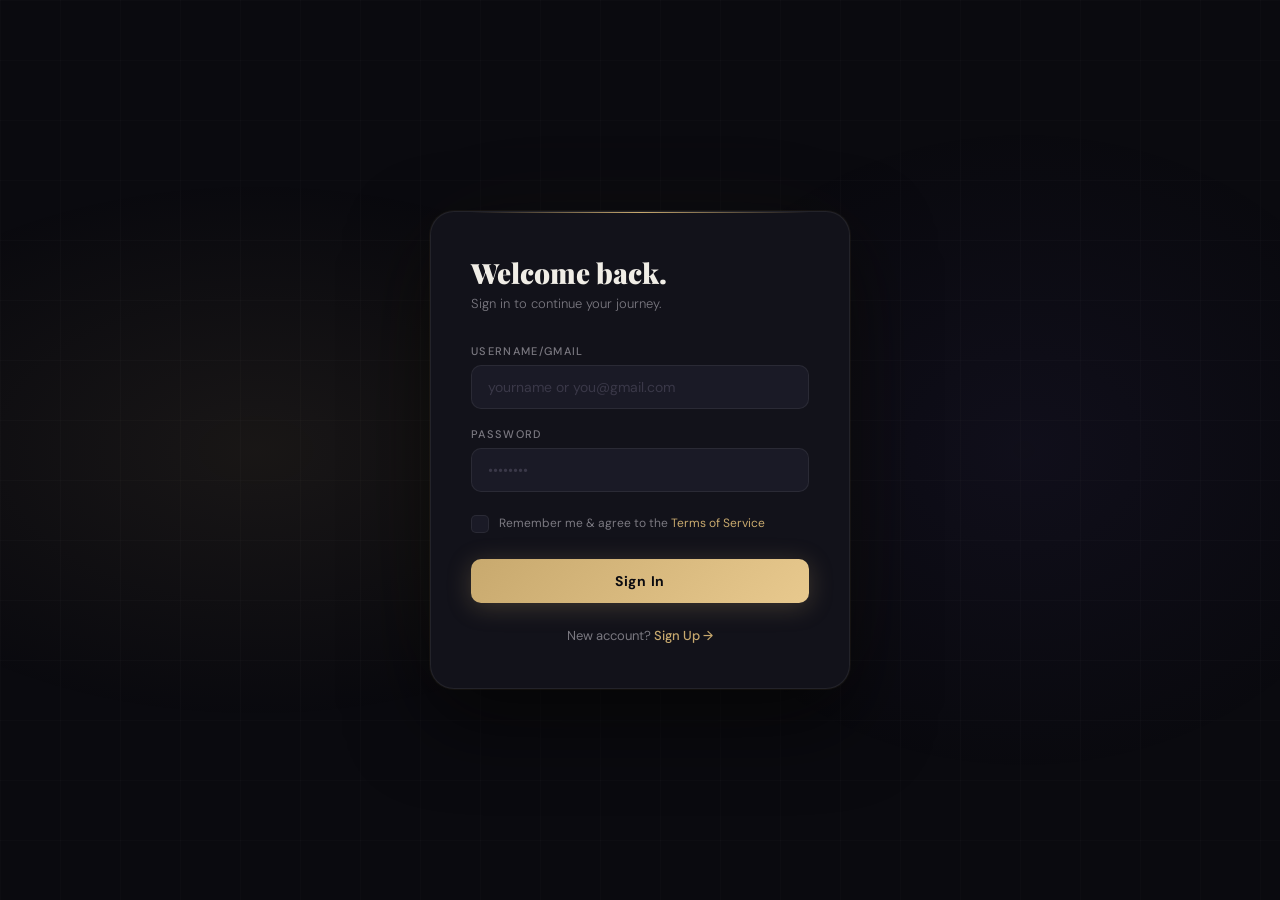
<file: LoginSignUp/index.html>
<!DOCTYPE html>
<html lang="en">
<head>
<meta charset="UTF-8" />
<meta name="viewport" content="width=device-width, initial-scale=1.0"/>
<title>Welcome — Auth</title>
<link href="https://fonts.googleapis.com/css2?family=Playfair+Display:wght@700;900&family=DM+Sans:wght@300;400;500&display=swap" rel="stylesheet"/>
<link rel="stylesheet" href="style.css">
</head>
<body>

<div class="card">
  <div class="brand">✦ Luminary</div>

  <!-- LOGIN PANEL -->
  <div class="form-panel active" id="loginPanel">
    <h1>Welcome back.</h1>
    <p class="subtitle">Sign in to continue your journey.</p>

    <div class="field">
      <label for="l-identifier">Username/Gmail</label>
      <input type="text" id="l-identifier" placeholder="yourname or you@gmail.com" autocomplete="username"/>
    </div>
    <div class="field">
      <label for="l-password">Password</label>
      <input type="password" id="l-password" placeholder="••••••••" autocomplete="current-password"/>
    </div>

    <div class="check-row">
      <input type="checkbox" id="l-remember"/>
      <label for="l-remember">Remember me &amp; agree to the <a href="#">Terms of Service</a></label>
    </div>

    <button class="btn" onclick="handleLogin()">Sign In</button>

    <p class="switch-text">New account? <a onclick="switchTo('signup')">Sign Up →</a></p>
  </div>

  <!-- SIGNUP PANEL -->
  <div class="form-panel" id="signupPanel">
    <h1>Create account.</h1>
    <p class="subtitle">Join us — it only takes a moment.</p>

    <div class="field">
      <label for="s-username">Username</label>
      <input type="text" id="s-username" placeholder="yourname" autocomplete="username"/>
    </div>
    <div class="field">
      <label for="s-email">Gmail</label>
      <input type="email" id="s-email" placeholder="you@gmail.com" autocomplete="email"/>
    </div>
    <div class="field">
      <label for="s-password">Password</label>
      <input type="password" id="s-password" placeholder="Min. 8 characters" autocomplete="new-password"/>
    </div>

    <div class="check-row">
      <input type="checkbox" id="s-agree"/>
      <label for="s-agree">I agree to the <a href="#">Privacy Policy</a> &amp; <a href="#">Terms of Service</a></label>
    </div>

    <button class="btn" onclick="handleSignup()">Create Account</button>

    <p class="switch-text">Already have an account? <a onclick="switchTo('login')">Login →</a></p>
  </div>
</div>

<div class="toast" id="toast"></div>

<script src="script.js"></script>
</body>
</html>
</file>
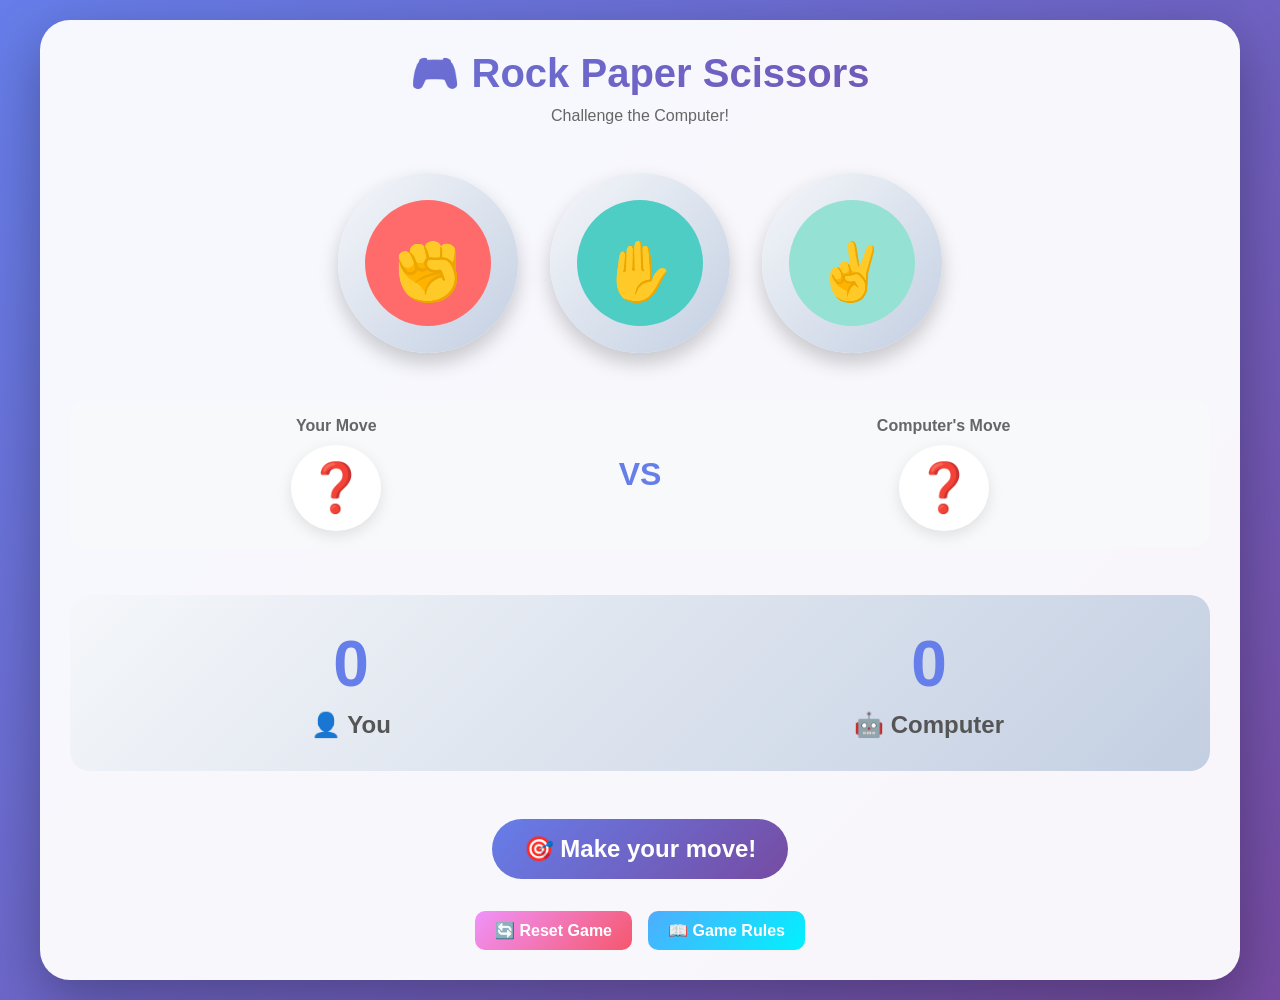
<file: RockPapersScissor/index.html>
<!DOCTYPE html>
<html lang="en">
<head>
  <meta charset="UTF-8">
  <meta name="viewport" content="width=device-width, initial-scale=1.0">
  <title>Rock Paper Scissors - Ultimate Edition</title>
  <link rel="stylesheet" href="style.css">
</head>
<body>
  <div class="game-container">
    <h1>🎮 Rock Paper Scissors</h1>
    <div class="subtitle">Challenge the Computer!</div>

    <div class="choices">
      <div class="choice" id="rock">
        <img src="data:image/svg+xml,%3Csvg xmlns='http://www.w3.org/2000/svg' viewBox='0 0 100 100'%3E%3Ccircle cx='50' cy='50' r='45' fill='%23FF6B6B'/%3E%3Ctext x='50' y='70' text-anchor='middle' font-size='40' fill='white'%3E✊%3C/text%3E%3C/svg%3E" alt="rock">
      </div>
      <div class="choice" id="paper">
        <img src="data:image/svg+xml,%3Csvg xmlns='http://www.w3.org/2000/svg' viewBox='0 0 100 100'%3E%3Ccircle cx='50' cy='50' r='45' fill='%234ECDC4'/%3E%3Ctext x='50' y='70' text-anchor='middle' font-size='40' fill='white'%3E✋%3C/text%3E%3C/svg%3E" alt="paper">
      </div>
      <div class="choice" id="scissors">
        <img src="data:image/svg+xml,%3Csvg xmlns='http://www.w3.org/2000/svg' viewBox='0 0 100 100'%3E%3Ccircle cx='50' cy='50' r='45' fill='%2395E1D3'/%3E%3Ctext x='50' y='70' text-anchor='middle' font-size='40' fill='white'%3E✌️%3C/text%3E%3C/svg%3E" alt="scissors">
      </div>
    </div>

    <div class="game-status">
      <div class="move-display">
        <h3>Your Move</h3>
        <div class="move-icon" id="user-move">❓</div>
      </div>
      <div class="vs">VS</div>
      <div class="move-display">
        <h3>Computer's Move</h3>
        <div class="move-icon" id="comp-move">❓</div>
      </div>
    </div>

    <div class="score-board">
      <div class="score">
        <p id="user-score">0</p>
        <p>👤 You</p>
      </div>
      <div class="score">
        <p id="comp-score">0</p>
        <p>🤖 Computer</p>
      </div>
    </div>

    <div class="msg-container">
      <p id="msg">🎯 Make your move!</p>
    </div>

    <div class="controls">
      <button class="reset-btn" onclick="resetGame()">🔄 Reset Game</button>
      <button class="rules-btn" onclick="showRules()">📖 Game Rules</button>
    </div>
  </div>

  <div id="modal" class="modal">
    <div class="modal-content">
      <h2>🎲 Game Rules</h2>
      <ul>
        <li>✊ Rock beats Scissors</li>
        <li>✋ Paper beats Rock</li>
        <li>✌️ Scissors beats Paper</li>
        <li>Same choice results in a draw</li>
      </ul>
      <p>First to reach 10 points wins the match! 🏆</p>
      <button class="close-modal" onclick="closeModal()">Got it!</button>
    </div>
  </div>

  <script src="script.js"></script>
</body>
</html>
</file>
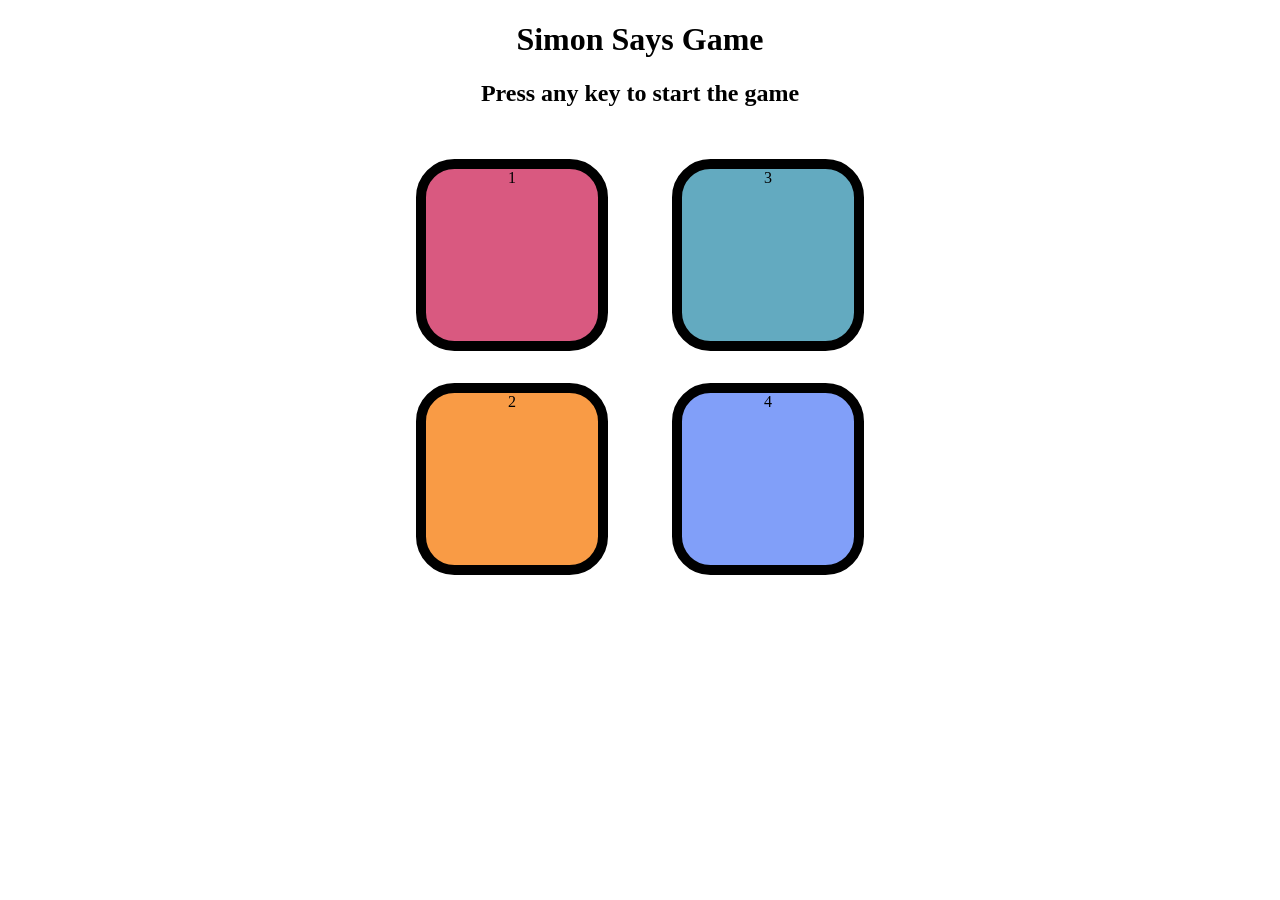
<file: Simonsay/index.html>
<!DOCTYPE html>
<html lang="en">
<head>
  <meta charset="UTF-8">
  <meta name="viewport" content="width=device-width, initial-scale=1.0">
  <title>Simon Says Game</title>
  <link rel="stylesheet" href="simon.css">
</head>
<body>
  <h1>Simon Says Game</h1>
  <h2>Press any key to start the game</h2>
  <div class="btn-container">
    <div class="first-line">
      <div class="btn red" type="button" id="red">1</div>
      <div class="btn yellow" type="button" id="yellow">2</div>
    </div>
    <div class="sec-line">
      <div class="btn green" type="button" id="green">3</div>
      <div class="btn purple" type="button" id="purple">4</div>
    </div>
  </div>
  <script src="simon.js"></script>
</body>
</html>
</file>
<file: LoginSignUp/style.css>
*, *::before, *::after { box-sizing: border-box; margin: 0; padding: 0; }

  :root {
    --bg: #0a0a0f;
    --card: #12121a;
    --border: rgba(255,255,255,0.07);
    --accent: #c8a96e;
    --accent2: #e8c98e;
    --text: #f0ede6;
    --muted: #7a7880;
    --input-bg: #1a1a26;
    --error: #e05c5c;
  }

  body {
    font-family: 'DM Sans', sans-serif;
    background: var(--bg);
    min-height: 100vh;
    display: flex;
    align-items: center;
    justify-content: center;
    overflow-x: hidden;
    overflow-y: auto;
    position: relative;
    padding: 20px;
  }

  /* Ambient background */
  body::before {
    content: '';
    position: fixed;
    inset: 0;
    background:
      radial-gradient(ellipse 60% 50% at 20% 50%, rgba(200,169,110,0.08) 0%, transparent 60%),
      radial-gradient(ellipse 50% 60% at 80% 50%, rgba(100,80,180,0.07) 0%, transparent 60%);
    pointer-events: none;
  }

  /* Grid overlay */
  body::after {
    content: '';
    position: fixed;
    inset: 0;
    background-image:
      linear-gradient(rgba(255,255,255,0.015) 1px, transparent 1px),
      linear-gradient(90deg, rgba(255,255,255,0.015) 1px, transparent 1px);
    background-size: 60px 60px;
    pointer-events: none;
  }

  .card {
    position: relative;
    z-index: 10;
    width: min(420px, 100%);
    background: var(--card);
    border: 1px solid var(--border);
    border-radius: 24px;
    padding: 44px 40px;
    box-shadow:
      0 0 0 1px rgba(200,169,110,0.06),
      0 32px 80px rgba(0,0,0,0.6),
      0 0 120px rgba(200,169,110,0.04);
    backdrop-filter: blur(12px);
    animation: rise 0.6s cubic-bezier(.22,1,.36,1) both;
  }

  @keyframes rise {
    from { opacity:0; transform: translateY(28px) scale(0.97); }
    to   { opacity:1; transform: translateY(0) scale(1); }
  }

  /* Accent line top */
  .card::before {
    content: '';
    position: absolute;
    top: 0; left: 40px; right: 40px;
    height: 1px;
    background: linear-gradient(90deg, transparent, var(--accent), transparent);
    border-radius: 1px;
  }

  .brand { display: none; }

  .form-panel { display: none; animation: fadeIn 0.35s ease both; }
  .form-panel.active { display: block; }

  @keyframes fadeIn {
    from { opacity:0; transform: translateX(10px); }
    to   { opacity:1; transform: translateX(0); }
  }

  h1 {
    font-family: 'Playfair Display', serif;
    font-size: clamp(22px, 5vw, 28px);
    font-weight: 900;
    color: var(--text);
    line-height: 1.2;
    margin-bottom: 6px;
    white-space: nowrap;
  }
  .subtitle {
    font-size: 13px;
    color: var(--muted);
    margin-bottom: 32px;
    font-weight: 300;
  }

  .field { margin-bottom: 18px; }

  label {
    display: block;
    font-size: 11px;
    font-weight: 500;
    letter-spacing: 0.12em;
    text-transform: uppercase;
    color: var(--muted);
    margin-bottom: 7px;
  }

  input[type="text"],
  input[type="email"],
  input[type="password"] {
    width: 100%;
    background: var(--input-bg);
    border: 1px solid var(--border);
    border-radius: 10px;
    padding: 12px 16px;
    color: var(--text);
    font-family: 'DM Sans', sans-serif;
    font-size: 14px;
    outline: none;
    transition: border-color 0.2s, box-shadow 0.2s;
  }
  input:focus {
    border-color: rgba(200,169,110,0.5);
    box-shadow: 0 0 0 3px rgba(200,169,110,0.08);
  }
  input::placeholder { color: #3a3848; }

  /* Checkbox row */
  .check-row {
    display: flex;
    align-items: flex-start;
    gap: 10px;
    margin: 22px 0 26px;
  }
  .check-row input[type="checkbox"] {
    appearance: none;
    -webkit-appearance: none;
    width: 18px;
    height: 18px;
    min-width: 18px;
    background: var(--input-bg);
    border: 1px solid var(--border);
    border-radius: 5px;
    cursor: pointer;
    position: relative;
    margin-top: 1px;
    transition: background 0.2s, border-color 0.2s;
  }
  .check-row input[type="checkbox"]:checked {
    background: var(--accent);
    border-color: var(--accent);
  }
  .check-row input[type="checkbox"]:checked::after {
    content: '';
    position: absolute;
    top: 3px; left: 5px;
    width: 6px; height: 9px;
    border: 2px solid #0a0a0f;
    border-top: none; border-left: none;
    transform: rotate(45deg);
  }
  .check-row label {
    font-size: 12px;
    letter-spacing: 0;
    text-transform: none;
    color: var(--muted);
    margin-bottom: 0;
    cursor: pointer;
    line-height: 1.5;
    font-weight: 400;
  }
  .check-row label a {
    color: var(--accent);
    text-decoration: none;
  }
  .check-row label a:hover { text-decoration: underline; }

  .btn {
    width: 100%;
    padding: 13px;
    background: linear-gradient(135deg, var(--accent) 0%, var(--accent2) 100%);
    color: #0a0a0f;
    font-family: 'DM Sans', sans-serif;
    font-size: 14px;
    font-weight: 700;
    letter-spacing: 0.05em;
    border: none;
    border-radius: 10px;
    cursor: pointer;
    transition: opacity 0.2s, transform 0.15s, box-shadow 0.2s;
    box-shadow: 0 4px 24px rgba(200,169,110,0.25);
  }
  .btn:hover {
    opacity: 0.92;
    transform: translateY(-1px);
    box-shadow: 0 8px 32px rgba(200,169,110,0.35);
  }
  .btn:active { transform: translateY(0); }

  .switch-text {
    text-align: center;
    margin-top: 24px;
    font-size: 13px;
    color: var(--muted);
  }
  .switch-text a {
    color: var(--accent);
    text-decoration: none;
    font-weight: 500;
    cursor: pointer;
    transition: color 0.2s;
  }
  .switch-text a:hover { color: var(--accent2); }

  /* Toast */
  .toast {
    position: fixed;
    bottom: 28px;
    left: 50%;
    transform: translateX(-50%) translateY(80px);
    background: var(--accent);
    color: #0a0a0f;
    font-size: 13px;
    font-weight: 600;
    padding: 10px 24px;
    border-radius: 40px;
    box-shadow: 0 8px 32px rgba(0,0,0,0.4);
    transition: transform 0.4s cubic-bezier(.22,1,.36,1), opacity 0.4s;
    opacity: 0;
    z-index: 100;
    pointer-events: none;
  }
  .toast.show {
    transform: translateX(-50%) translateY(0);
    opacity: 1;
  }

  @media (max-width: 480px) {
    .card { padding: 32px 22px; border-radius: 18px; }
    h1 { font-size: 22px; }
  }
  @media (max-width: 360px) {
    .card { padding: 28px 16px; }
    h1 { font-size: 20px; white-space: normal; }
  }
</file>
<file: RockPapersScissor/style.css>
* {
      margin: 0;
      padding: 0;
      box-sizing: border-box;
    }

    body {
      font-family: 'Segoe UI', Tahoma, Geneva, Verdana, sans-serif;
      background: linear-gradient(135deg, #667eea 0%, #764ba2 100%);
      min-height: 100vh;
      display: flex;
      justify-content: center;
      align-items: center;
      padding: 20px;
    }

    .game-container {
      background: rgba(255, 255, 255, 0.95);
      border-radius: 30px;
      padding: 30px;
      box-shadow: 0 20px 60px rgba(0, 0, 0, 0.3);
      max-width: 1200px;
      width: 100%;
      animation: fadeIn 0.5s ease-out;
    }

    @keyframes fadeIn {
      from {
        opacity: 0;
        transform: translateY(-20px);
      }
      to {
        opacity: 1;
        transform: translateY(0);
      }
    }

    h1 {
      text-align: center;
      color: #333;
      font-size: 2.5rem;
      margin-bottom: 10px;
      background: linear-gradient(135deg, #667eea 0%, #764ba2 100%);
      -webkit-background-clip: text;
      -webkit-text-fill-color: transparent;
      background-clip: text;
    }

    .subtitle {
      text-align: center;
      color: #666;
      margin-bottom: 30px;
      font-size: 1rem;
    }

    .choices {
      display: flex;
      justify-content: center;
      align-items: center;
      gap: 2rem;
      margin: 3rem 0;
      flex-wrap: wrap;
    }

    .choice {
      height: 180px;
      width: 180px;
      border-radius: 50%;
      display: flex;
      justify-content: center;
      align-items: center;
      cursor: pointer;
      transition: all 0.3s ease;
      position: relative;
      background: linear-gradient(135deg, #f5f7fa 0%, #c3cfe2 100%);
      box-shadow: 0 10px 20px rgba(0, 0, 0, 0.2);
    }

    .choice::before {
      content: '';
      position: absolute;
      top: -5px;
      left: -5px;
      right: -5px;
      bottom: -5px;
      border-radius: 50%;
      background: linear-gradient(135deg, #667eea, #764ba2);
      opacity: 0;
      transition: opacity 0.3s ease;
      z-index: -1;
    }

    .choice:hover {
      transform: translateY(-10px) scale(1.05);
      box-shadow: 0 15px 30px rgba(0, 0, 0, 0.3);
    }

    .choice:hover::before {
      opacity: 1;
    }

    .choice:active {
      transform: translateY(-5px) scale(0.98);
    }

    .choice img {
      height: 140px;
      width: 140px;
      object-fit: cover;
      border-radius: 50%;
      pointer-events: none;
    }

    .score-board {
      display: flex;
      justify-content: center;
      align-items: center;
      gap: 5rem;
      margin: 3rem 0;
      padding: 2rem;
      background: linear-gradient(135deg, #f5f7fa 0%, #c3cfe2 100%);
      border-radius: 20px;
    }

    .score {
      text-align: center;
      flex: 1;
    }

    .score p:first-child {
      font-size: 4rem;
      font-weight: bold;
      color: #667eea;
      margin-bottom: 10px;
      animation: scoreUpdate 0.3s ease-out;
    }

    @keyframes scoreUpdate {
      0% {
        transform: scale(1);
      }
      50% {
        transform: scale(1.2);
      }
      100% {
        transform: scale(1);
      }
    }

    .score p:last-child {
      font-size: 1.5rem;
      color: #555;
      font-weight: 600;
    }

    .game-status {
      display: flex;
      justify-content: space-between;
      align-items: center;
      gap: 2rem;
      margin: 2rem 0;
      padding: 1rem;
      background: #f8f9fa;
      border-radius: 15px;
    }

    .move-display {
      text-align: center;
      flex: 1;
    }

    .move-display h3 {
      color: #666;
      margin-bottom: 10px;
      font-size: 1rem;
    }

    .move-icon {
      font-size: 3rem;
      background: white;
      padding: 15px;
      border-radius: 50%;
      display: inline-block;
      box-shadow: 0 5px 15px rgba(0, 0, 0, 0.1);
      transition: all 0.3s ease;
    }

    .vs {
      font-size: 2rem;
      font-weight: bold;
      color: #667eea;
      animation: pulse 1s infinite;
    }

    @keyframes pulse {
      0%, 100% {
        opacity: 1;
      }
      50% {
        opacity: 0.5;
      }
    }

    .msg-container {
      text-align: center;
      margin: 2rem 0;
    }

    #msg {
      background: linear-gradient(135deg, #667eea 0%, #764ba2 100%);
      color: white;
      display: inline-block;
      font-size: 1.5rem;
      padding: 1rem 2rem;
      border-radius: 50px;
      font-weight: 600;
      transition: all 0.3s ease;
      animation: slideIn 0.5s ease-out;
    }

    @keyframes slideIn {
      from {
        transform: translateY(20px);
        opacity: 0;
      }
      to {
        transform: translateY(0);
        opacity: 1;
      }
    }

    .controls {
      display: flex;
      justify-content: center;
      gap: 1rem;
      margin-top: 2rem;
    }

    button {
      padding: 10px 20px;
      font-size: 1rem;
      border: none;
      border-radius: 10px;
      cursor: pointer;
      transition: all 0.3s ease;
      font-weight: 600;
    }

    .reset-btn {
      background: linear-gradient(135deg, #f093fb 0%, #f5576c 100%);
      color: white;
    }

    .reset-btn:hover {
      transform: translateY(-2px);
      box-shadow: 0 5px 15px rgba(245, 87, 108, 0.4);
    }

    .rules-btn {
      background: linear-gradient(135deg, #4facfe 0%, #00f2fe 100%);
      color: white;
    }

    .rules-btn:hover {
      transform: translateY(-2px);
      box-shadow: 0 5px 15px rgba(79, 172, 254, 0.4);
    }

    .modal {
      display: none;
      position: fixed;
      top: 0;
      left: 0;
      width: 100%;
      height: 100%;
      background: rgba(0, 0, 0, 0.8);
      justify-content: center;
      align-items: center;
      z-index: 1000;
      animation: fadeIn 0.3s ease-out;
    }

    .modal-content {
      background: white;
      padding: 30px;
      border-radius: 20px;
      max-width: 400px;
      text-align: center;
      animation: slideIn 0.3s ease-out;
    }

    .modal-content h2 {
      margin-bottom: 20px;
      color: #667eea;
    }

    .modal-content ul {
      text-align: left;
      margin: 20px 0;
      list-style: none;
    }

    .modal-content li {
      margin: 10px 0;
      padding: 10px;
      background: #f8f9fa;
      border-radius: 10px;
    }

    .close-modal {
      background: #667eea;
      color: white;
      margin-top: 20px;
    }

    .close-modal:hover {
      background: #764ba2;
    }

    @media (max-width: 768px) {
      .game-container {
        padding: 20px;
      }
      
      .choice {
        height: 120px;
        width: 120px;
      }
      
      .choice img {
        height: 90px;
        width: 90px;
      }
      
      .score-board {
        gap: 2rem;
        padding: 1rem;
      }
      
      .score p:first-child {
        font-size: 2.5rem;
      }
      
      #msg {
        font-size: 1rem;
        padding: 0.8rem 1.5rem;
      }
      
      .move-icon {
        font-size: 2rem;
      }
    }
</file>
<file: Simonsay/simon.css>
body{
  text-align: center;
}

.btn{
  height:10.75rem;
  width: 10.75rem;
  border: 10px solid black;
  border-radius: 20%;
  margin: 2rem;
}

.btn-container{
  display: flex;
  justify-content: center;
}

.red{
  background-color: #d95980;
}

.yellow{
  background-color: #f99b45;
}

.green{
  background-color: #63aac0;
}

.purple{
  background-color: #819ff9;
}

.flash{
  background-color: white;
}
</file>
